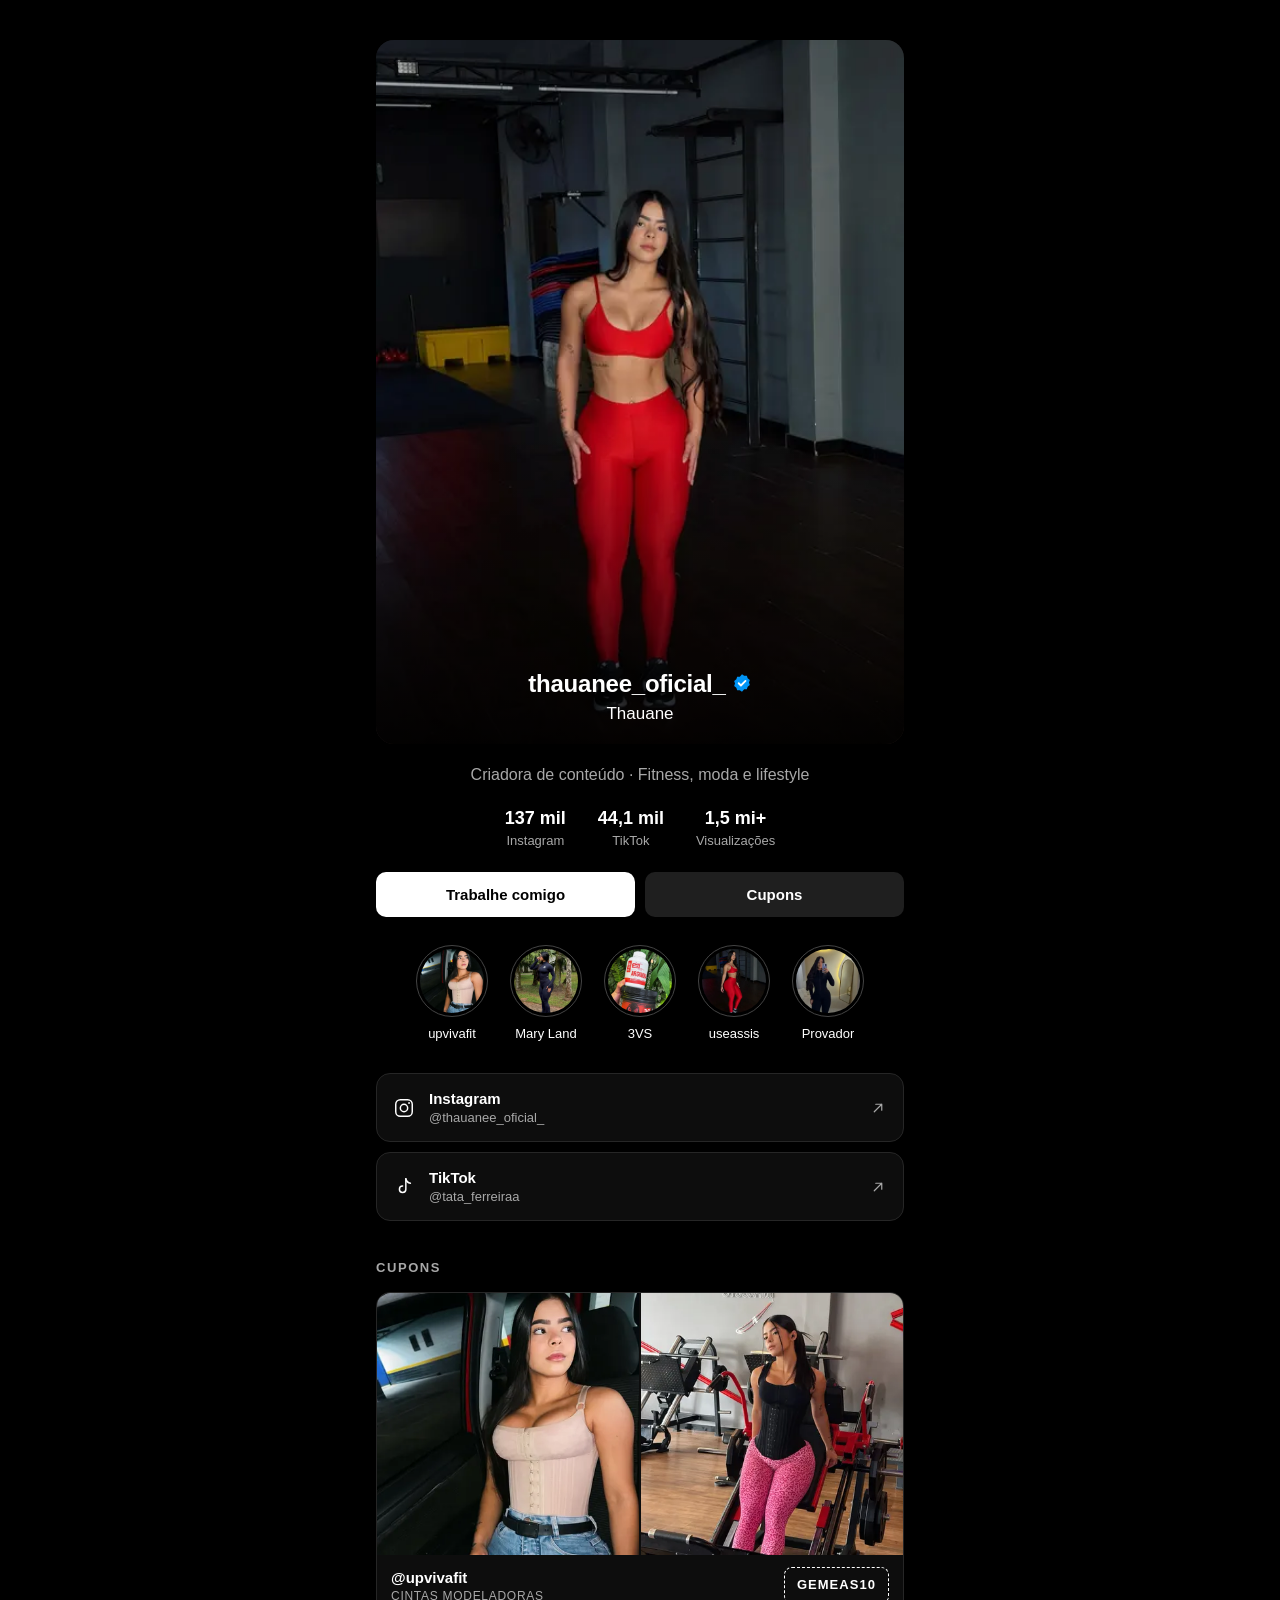
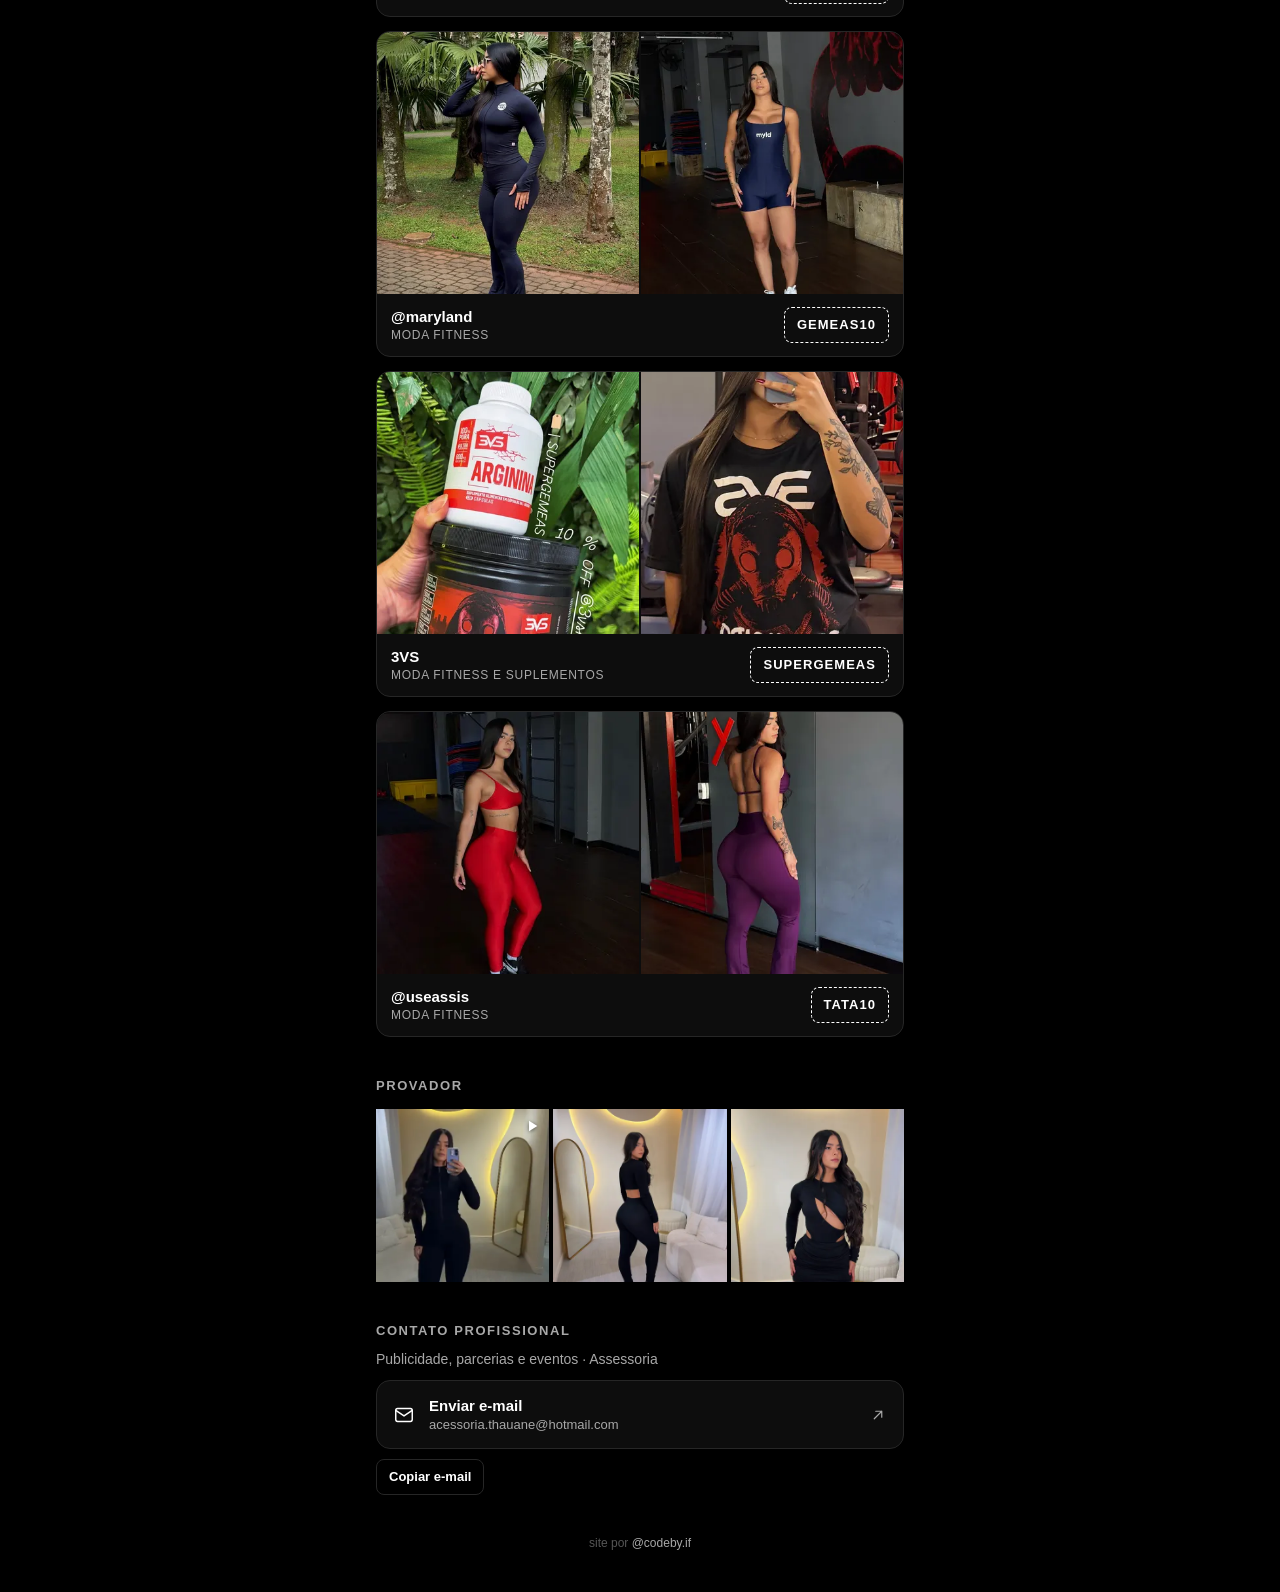
<file: index.html>
<!doctype html>
<html lang="pt-BR">
<head>
  <meta charset="utf-8">
  <meta http-equiv="Content-Security-Policy" content="default-src 'none'; script-src 'self' https://static.cloudflareinsights.com; style-src 'self'; img-src 'self'; media-src 'self' blob:; connect-src 'self' https://cloudflareinsights.com; base-uri 'none'; form-action 'none'; upgrade-insecure-requests">
  <meta name="referrer" content="strict-origin-when-cross-origin">
  <meta name="viewport" content="width=device-width, initial-scale=1, viewport-fit=cover">
  <title>Thauane (@thauanee_oficial_)</title>
  <meta name="description" content="Thauane — criadora de conteúdo de fitness, moda e lifestyle. Cupons, provador e contato.">
  <meta name="theme-color" content="#000000">
  <meta property="og:type" content="profile">
  <meta property="og:title" content="Thauane (@thauanee_oficial_)">
  <meta property="og:description" content="Fitness, moda e lifestyle · Cupons, provador e contato.">
  <meta property="og:image" content="img/capa-960.jpg">
  <link rel="icon" href="img/avatar-160.webp" type="image/webp">
  <link rel="preload" as="image" imagesrcset="img/capa-480.webp 1x, img/capa-960.webp 2x" type="image/webp" fetchpriority="high">
  <link rel="stylesheet" href="assets/styles.css">
  <script defer src="assets/app.js"></script>
</head>
<body>
  <main class="page">

    <!-- ===== PERFIL / FOTO PRINCIPAL ===== -->
    <header class="profile">
      <div class="cover">
        <picture>
          <source srcset="img/capa-480.webp 1x, img/capa-960.webp 2x" type="image/webp">
          <img src="img/capa-960.jpg" width="480" height="640" alt="Thauane" fetchpriority="high">
        </picture>
        <div class="cover-text">
          <h1 class="handle">thauanee_oficial_
            <svg class="verified" viewBox="0 0 24 24" role="img" aria-label="Verificado"><path d="M12 1.5l2.6 1.9 3.2-.1 1 3.1 2.6 1.9-1 3.1 1 3.1-2.6 1.9-1 3.1-3.2-.1L12 22.5l-2.6-1.9-3.2.1-1-3.1-2.6-1.9 1-3.1-1-3.1 2.6-1.9 1-3.1 3.2.1z"/><path class="check" d="M8 12.3l2.7 2.7L16.2 9.5"/></svg>
          </h1>
          <p class="name">Thauane</p>
        </div>
      </div>
      <!-- TROQUE A BIO AQUI -->
      <p class="bio">Criadora de conteúdo · Fitness, moda e lifestyle</p>

      <ul class="stats">
        <li><strong>137 mil</strong><span>Instagram</span></li>
        <li><strong>44,1 mil</strong><span>TikTok</span></li>
        <li><strong>1,5 mi+</strong><span>Visualizações</span></li>
      </ul>

      <div class="actions">
        <a class="pill pill-primary" href="#contato">Trabalhe comigo</a>
        <a class="pill" href="#conteudo" data-tab-link="cupons">Cupons</a>
      </div>
    </header>

    <!-- ===== DESTAQUES ===== -->
    <nav class="highlights" aria-label="Destaques">
      <a href="#marca-upvivafit" data-tab-link="cupons"><img src="img/cinta-nude-400.webp" width="64" height="64" alt="" loading="lazy"><span>upvivafit</span></a>
      <a href="#marca-maryland" data-tab-link="cupons"><img src="img/maryland-400.webp" width="64" height="64" alt="" loading="lazy"><span>Mary Land</span></a>
      <a href="#marca-3vs" data-tab-link="cupons"><img src="img/3vs-produtos-400.webp" width="64" height="64" alt="" loading="lazy"><span>3VS</span></a>
      <a href="#marca-useassis" data-tab-link="cupons"><img src="img/vermelho-400.webp" width="64" height="64" alt="" loading="lazy"><span>useassis</span></a>
      <a href="#painel-provador"><img src="img/reel-400.webp" width="64" height="64" alt="" loading="lazy"><span>Provador</span></a>
    </nav>

    <!-- ===== LINKS ===== -->
    <section class="links" aria-label="Redes">
      <a class="link" href="https://www.instagram.com/thauanee_oficial_" target="_blank" rel="noopener noreferrer me">
        <svg viewBox="0 0 24 24" aria-hidden="true"><rect x="3" y="3" width="18" height="18" rx="5"/><circle cx="12" cy="12" r="4"/><circle class="dot" cx="17.5" cy="6.5" r="1"/></svg>
        <span><strong>Instagram</strong><small>@thauanee_oficial_</small></span>
        <svg class="arrow" viewBox="0 0 24 24" aria-hidden="true"><path d="M7 17L17 7M9 7h8v8"/></svg>
      </a>
      <a class="link" href="https://www.tiktok.com/@tata_ferreiraa" target="_blank" rel="noopener noreferrer me">
        <svg viewBox="0 0 24 24" aria-hidden="true"><path d="M14 3v11.5a3.5 3.5 0 1 1-3.5-3.5"/><path d="M14 3c.5 2.6 2.3 4.4 5 4.8"/></svg>
        <span><strong>TikTok</strong><small>@tata_ferreiraa</small></span>
        <svg class="arrow" viewBox="0 0 24 24" aria-hidden="true"><path d="M7 17L17 7M9 7h8v8"/></svg>
      </a>
    </section>

    <!-- ===== ABAS: CUPONS | PROVADOR ===== -->
    <section id="conteudo" class="content">

      <!-- PAINEL CUPONS — cada marca leva para a página de redirecionamento dela (ex.: upvivafit/) -->
      <div class="panel" id="painel-cupons">
        <h2 class="panel-title">Cupons</h2>
        <ul class="coupons">
          <li class="coupon" id="marca-upvivafit">
            <a class="coupon-photos" href="upvivafit/" data-go="GEMEAS10" aria-label="Ir para a loja upvivafit">
              <img src="img/cinta-nude-400.webp" width="400" height="400" alt="" loading="lazy">
              <img src="img/cinta-preta-400.webp" width="400" height="400" alt="" loading="lazy">
            </a>
            <div class="coupon-row">
              <a class="brand" href="upvivafit/" data-go="GEMEAS10">@upvivafit<small>Cintas modeladoras</small></a>
              <button class="code" type="button" data-copy="GEMEAS10" aria-label="Copiar cupom GEMEAS10">GEMEAS10</button>
            </div>
          </li>
          <li class="coupon" id="marca-maryland">
            <a class="coupon-photos" href="maryland/" data-go="GEMEAS10" aria-label="Ir para a loja Mary Land">
              <img src="img/maryland-400.webp" width="400" height="400" alt="" loading="lazy">
              <img src="img/myld-400.webp" width="400" height="400" alt="" loading="lazy">
            </a>
            <div class="coupon-row">
              <a class="brand" href="maryland/" data-go="GEMEAS10">@maryland<small>Moda fitness</small></a>
              <button class="code" type="button" data-copy="GEMEAS10" aria-label="Copiar cupom GEMEAS10">GEMEAS10</button>
            </div>
          </li>
          <li class="coupon" id="marca-3vs">
            <a class="coupon-photos" href="3vs/" data-go="SUPERGEMEAS" aria-label="Ir para a loja 3VS">
              <img src="img/3vs-produtos-400.webp" width="400" height="400" alt="" loading="lazy">
              <img src="img/3vs-camiseta-400.webp" width="400" height="400" alt="" loading="lazy">
            </a>
            <div class="coupon-row">
              <a class="brand" href="3vs/" data-go="SUPERGEMEAS">3VS<small>Moda fitness e suplementos</small></a>
              <button class="code" type="button" data-copy="SUPERGEMEAS" aria-label="Copiar cupom SUPERGEMEAS">SUPERGEMEAS</button>
            </div>
          </li>
          <li class="coupon" id="marca-useassis">
            <a class="coupon-photos" href="useassis/" data-go="TATA10" aria-label="Ir para a loja useassis">
              <img src="img/vermelho-400.webp" width="400" height="400" alt="" loading="lazy">
              <img src="img/roxo-400.webp" width="400" height="400" alt="" loading="lazy">
            </a>
            <div class="coupon-row">
              <a class="brand" href="useassis/" data-go="TATA10">@useassis<small>Moda fitness</small></a>
              <button class="code" type="button" data-copy="TATA10" aria-label="Copiar cupom TATA10">TATA10</button>
            </div>
          </li>
        </ul>
      </div>

      <!-- PAINEL PROVADOR -->
      <div class="panel" id="painel-provador">
        <h2 class="panel-title">Provador</h2>
        <div class="grid">
          <button class="post" data-video="img/reel.mp4" data-poster="img/reel-poster.jpg" data-caption="Provador ✦ conjunto canelado" aria-label="Abrir vídeo do provador">
            <picture><source srcset="img/reel-400.webp" type="image/webp"><img src="img/reel-400.jpg" alt="" width="400" height="400" loading="lazy"></picture>
            <svg class="badge" viewBox="0 0 24 24" aria-hidden="true"><path d="M8 5v14l11-7z"/></svg>
          </button>
          <button class="post" data-full="look-preto" data-caption="Provador ✦ conjunto canelado preto" aria-label="Abrir foto 2 do provador">
            <picture><source srcset="img/look-preto-400.webp 1x, img/look-preto-800.webp 2x" type="image/webp"><img src="img/look-preto-400.jpg" alt="" width="400" height="400" loading="lazy"></picture>
          </button>
          <button class="post" data-full="vestido-preto" data-caption="Provador ✦ look preto com recortes" aria-label="Abrir foto 3 do provador">
            <picture><source srcset="img/vestido-preto-400.webp 1x, img/vestido-preto-800.webp 2x" type="image/webp"><img src="img/vestido-preto-400.jpg" alt="" width="400" height="400" loading="lazy"></picture>
          </button>
        </div>
      </div>
    </section>

    <!-- ===== CONTATO ===== -->
    <section id="contato" class="section contact" aria-labelledby="t-contato">
      <h2 id="t-contato">Contato profissional</h2>
      <p class="muted">Publicidade, parcerias e eventos · Assessoria</p>
      <a class="link" href="mailto:acessoria.thauane@hotmail.com?subject=Parceria%20com%20Thauane">
        <svg viewBox="0 0 24 24" aria-hidden="true"><rect x="3" y="5" width="18" height="14" rx="2"/><path d="M3 7l9 6 9-6"/></svg>
        <span><strong>Enviar e-mail</strong><small>acessoria.thauane@hotmail.com</small></span>
        <svg class="arrow" viewBox="0 0 24 24" aria-hidden="true"><path d="M7 17L17 7M9 7h8v8"/></svg>
      </a>
      <button class="copy-mail" type="button" data-copy="acessoria.thauane@hotmail.com">Copiar e-mail</button>
    </section>

    <footer class="credit">site por <a href="https://www.instagram.com/codeby.if" target="_blank" rel="noopener noreferrer">@codeby.if</a></footer>
  </main>

  <!-- ===== MODAL (post aberto) ===== -->
  <div class="modal" id="modal" role="dialog" aria-modal="true" aria-label="Publicação" hidden>
    <div class="modal-box">
      <header class="modal-head">
        <img src="img/avatar-160.webp" alt="" width="32" height="32">
        <strong>thauanee_oficial_</strong>
        <button class="icon-btn close" type="button" aria-label="Fechar"><svg viewBox="0 0 24 24"><path d="M6 6l12 12M18 6L6 18"/></svg></button>
      </header>
      <div class="modal-media" id="modal-media"></div>
      <footer class="modal-foot">
        <p><strong>thauanee_oficial_</strong> <span id="modal-caption"></span></p>
        <span class="counter" id="modal-count"></span>
      </footer>
    </div>
    <button class="icon-btn nav prev" type="button" aria-label="Anterior"><svg viewBox="0 0 24 24"><path d="M15 5l-7 7 7 7"/></svg></button>
    <button class="icon-btn nav next" type="button" aria-label="Próxima"><svg viewBox="0 0 24 24"><path d="M9 5l7 7-7 7"/></svg></button>
  </div>

  <p class="toast" role="status" aria-live="polite"></p>
  <!-- Cloudflare Web Analytics: cole o script aqui, logo acima do </body> (já liberado no Content-Security-Policy) -->
</body>
</html>
</file>
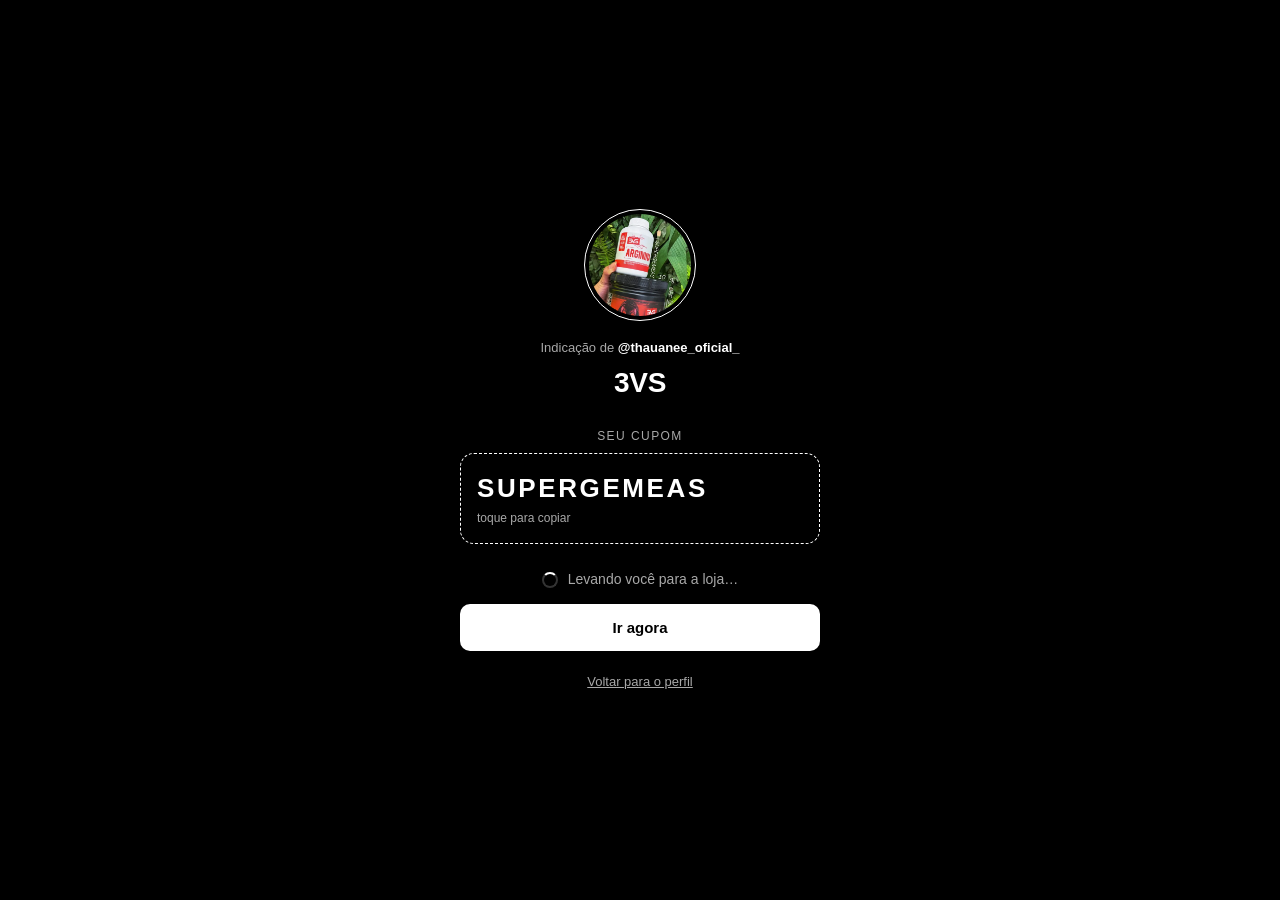
<file: 3vs/index.html>
<!doctype html>
<html lang="pt-BR">
<head>
  <meta charset="utf-8">
  <meta http-equiv="Content-Security-Policy" content="default-src 'none'; script-src 'self' https://static.cloudflareinsights.com; style-src 'self'; img-src 'self'; connect-src https://cloudflareinsights.com; base-uri 'none'; form-action 'none'">
  <meta name="viewport" content="width=device-width, initial-scale=1, viewport-fit=cover">
  <meta name="robots" content="noindex">
  <!-- ===== DESTINO DA MARCA: troque o link nas DUAS linhas marcadas com DESTINO ===== -->
  <meta http-equiv="refresh" content="3; url=https://3vsnutrition.com.br"><!-- DESTINO -->
  <title>3VS · cupom SUPERGEMEAS · Thauane</title>
  <link rel="icon" href="../img/avatar-160.webp" type="image/webp">
  <link rel="stylesheet" href="../assets/go.css">
  <script defer src="../assets/go.js"></script>
</head>
<body>
  <main class="go">
    <img class="go-photo" src="../img/3vs-produtos-400.webp" width="400" height="400" alt="">
    <p class="go-from">Indicação de <strong>@thauanee_oficial_</strong></p>
    <h1>3VS</h1>
    <p class="go-label">Seu cupom</p>
    <button class="go-code" type="button" data-copy="SUPERGEMEAS">SUPERGEMEAS<span>toque para copiar</span></button>
    <p class="go-status"><span class="spin" aria-hidden="true"></span>Levando você para a loja…</p>
    <a class="go-btn" href="https://3vsnutrition.com.br" rel="noopener noreferrer">Ir agora</a><!-- DESTINO -->
    <a class="go-back" href="../">Voltar para o perfil</a>
  </main>
  <p class="toast" role="status" aria-live="polite"></p>
</body>
</html>
</file>
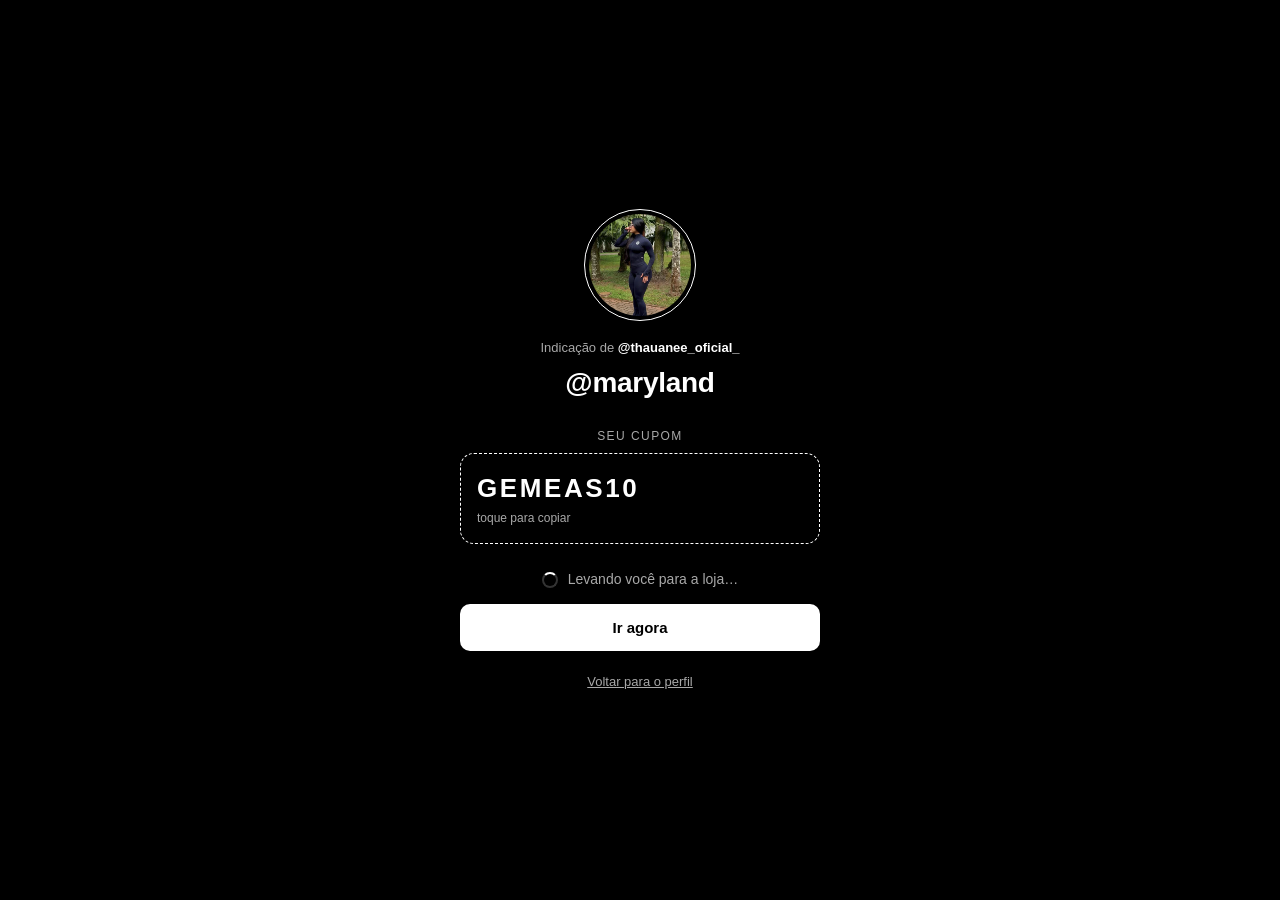
<file: maryland/index.html>
<!doctype html>
<html lang="pt-BR">
<head>
  <meta charset="utf-8">
  <meta http-equiv="Content-Security-Policy" content="default-src 'none'; script-src 'self' https://static.cloudflareinsights.com; style-src 'self'; img-src 'self'; connect-src https://cloudflareinsights.com; base-uri 'none'; form-action 'none'">
  <meta name="viewport" content="width=device-width, initial-scale=1, viewport-fit=cover">
  <meta name="robots" content="noindex">
  <!-- ===== DESTINO DA MARCA: troque o link nas DUAS linhas marcadas com DESTINO ===== -->
  <meta http-equiv="refresh" content="3; url=https://www.marylandmodas.com.br"><!-- DESTINO -->
  <title>@maryland · cupom GEMEAS10 · Thauane</title>
  <link rel="icon" href="../img/avatar-160.webp" type="image/webp">
  <link rel="stylesheet" href="../assets/go.css">
  <script defer src="../assets/go.js"></script>
</head>
<body>
  <main class="go">
    <img class="go-photo" src="../img/maryland-400.webp" width="400" height="400" alt="">
    <p class="go-from">Indicação de <strong>@thauanee_oficial_</strong></p>
    <h1>@maryland</h1>
    <p class="go-label">Seu cupom</p>
    <button class="go-code" type="button" data-copy="GEMEAS10">GEMEAS10<span>toque para copiar</span></button>
    <p class="go-status"><span class="spin" aria-hidden="true"></span>Levando você para a loja…</p>
    <a class="go-btn" href="https://www.marylandmodas.com.br" rel="noopener noreferrer">Ir agora</a><!-- DESTINO -->
    <a class="go-back" href="../">Voltar para o perfil</a>
  </main>
  <p class="toast" role="status" aria-live="polite"></p>
</body>
</html>
</file>
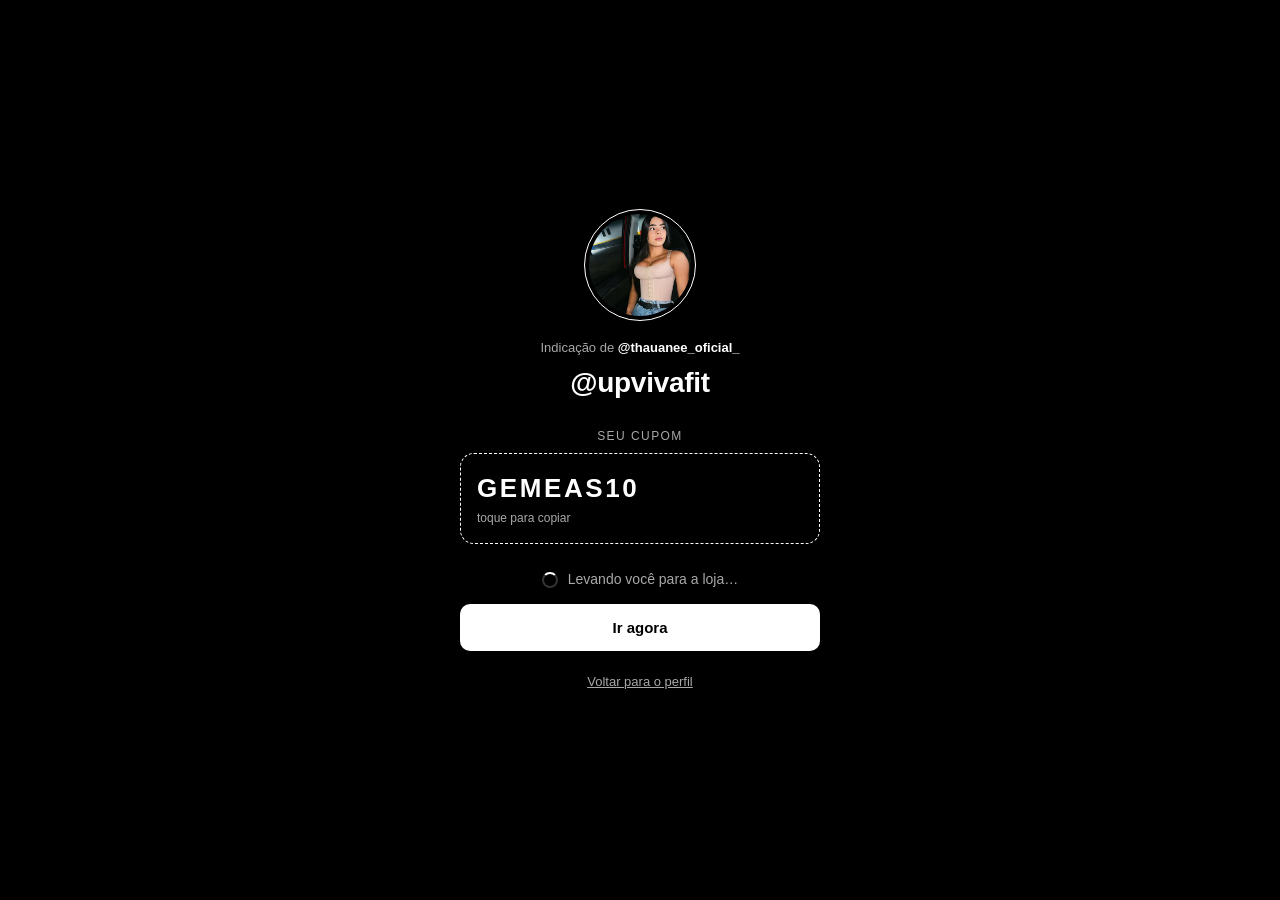
<file: upvivafit/index.html>
<!doctype html>
<html lang="pt-BR">
<head>
  <meta charset="utf-8">
  <meta http-equiv="Content-Security-Policy" content="default-src 'none'; script-src 'self' https://static.cloudflareinsights.com; style-src 'self'; img-src 'self'; connect-src https://cloudflareinsights.com; base-uri 'none'; form-action 'none'">
  <meta name="viewport" content="width=device-width, initial-scale=1, viewport-fit=cover">
  <meta name="robots" content="noindex">
  <!-- ===== DESTINO DA MARCA: troque o link nas DUAS linhas marcadas com DESTINO ===== -->
  <meta http-equiv="refresh" content="3; url=https://upvivafit.com.br"><!-- DESTINO -->
  <title>@upvivafit · cupom GEMEAS10 · Thauane</title>
  <link rel="icon" href="../img/avatar-160.webp" type="image/webp">
  <link rel="stylesheet" href="../assets/go.css">
  <script defer src="../assets/go.js"></script>
</head>
<body>
  <main class="go">
    <img class="go-photo" src="../img/cinta-nude-400.webp" width="400" height="400" alt="">
    <p class="go-from">Indicação de <strong>@thauanee_oficial_</strong></p>
    <h1>@upvivafit</h1>
    <p class="go-label">Seu cupom</p>
    <button class="go-code" type="button" data-copy="GEMEAS10">GEMEAS10<span>toque para copiar</span></button>
    <p class="go-status"><span class="spin" aria-hidden="true"></span>Levando você para a loja…</p>
    <a class="go-btn" href="https://upvivafit.com.br" rel="noopener noreferrer">Ir agora</a><!-- DESTINO -->
    <a class="go-back" href="../">Voltar para o perfil</a>
  </main>
  <p class="toast" role="status" aria-live="polite"></p>
</body>
</html>
</file>
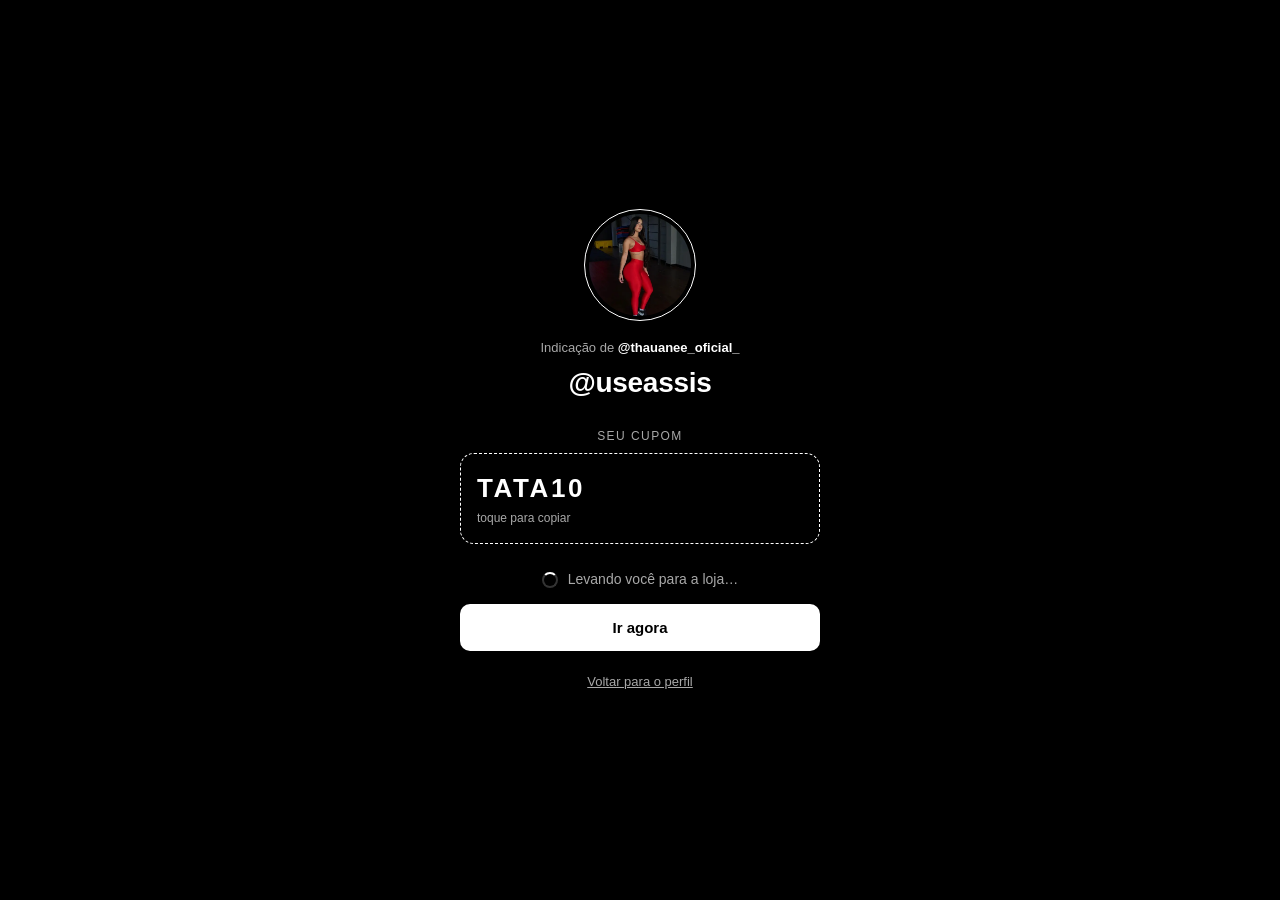
<file: useassis/index.html>
<!doctype html>
<html lang="pt-BR">
<head>
  <meta charset="utf-8">
  <meta http-equiv="Content-Security-Policy" content="default-src 'none'; script-src 'self' https://static.cloudflareinsights.com; style-src 'self'; img-src 'self'; connect-src https://cloudflareinsights.com; base-uri 'none'; form-action 'none'">
  <meta name="viewport" content="width=device-width, initial-scale=1, viewport-fit=cover">
  <meta name="robots" content="noindex">
  <!-- ===== DESTINO DA MARCA: troque o link nas DUAS linhas marcadas com DESTINO ===== -->
  <meta http-equiv="refresh" content="3; url=https://www.instagram.com/assisfitnesswear/"><!-- DESTINO -->
  <title>@useassis · cupom TATA10 · Thauane</title>
  <link rel="icon" href="../img/avatar-160.webp" type="image/webp">
  <link rel="stylesheet" href="../assets/go.css">
  <script defer src="../assets/go.js"></script>
</head>
<body>
  <main class="go">
    <img class="go-photo" src="../img/vermelho-400.webp" width="400" height="400" alt="">
    <p class="go-from">Indicação de <strong>@thauanee_oficial_</strong></p>
    <h1>@useassis</h1>
    <p class="go-label">Seu cupom</p>
    <button class="go-code" type="button" data-copy="TATA10">TATA10<span>toque para copiar</span></button>
    <p class="go-status"><span class="spin" aria-hidden="true"></span>Levando você para a loja…</p>
    <a class="go-btn" href="https://www.instagram.com/assisfitnesswear/" rel="noopener noreferrer">Ir agora</a><!-- DESTINO -->
    <a class="go-back" href="../">Voltar para o perfil</a>
  </main>
  <p class="toast" role="status" aria-live="polite"></p>
</body>
</html>
</file>
<file: assets/styles.css>
:root{
  --bg:#000;--fg:#fff;--muted:#a8a8a8;--line:#262626;--card:#0d0d0d;--hover:#1a1a1a;--blue:#0095f6;
  --font:-apple-system,BlinkMacSystemFont,"SF Pro Text","Inter","Helvetica Neue",Helvetica,Arial,sans-serif;
}
*{box-sizing:border-box;margin:0;padding:0}
html{scroll-behavior:smooth;-webkit-text-size-adjust:100%}
body{background:var(--bg);color:var(--fg);font:15px/1.4 var(--font);-webkit-font-smoothing:antialiased;min-height:100vh}
a{color:inherit;text-decoration:none}
button{font:inherit;color:inherit;background:none;border:0;cursor:pointer}
img{display:block;max-width:100%}
svg{width:22px;height:22px;fill:none;stroke:currentColor;stroke-width:1.6;stroke-linecap:round;stroke-linejoin:round;flex:none}
:focus-visible{outline:2px solid var(--fg);outline-offset:2px}
[hidden]{display:none!important}

.page{max-width:560px;margin:0 auto;padding:max(24px,env(safe-area-inset-top)) 16px 40px}
@keyframes fade{from{opacity:0;transform:translateY(8px)}to{opacity:1;transform:none}}
.page>*{animation:fade .7s ease both}
.page>*:nth-child(2){animation-delay:.1s}.page>*:nth-child(3){animation-delay:.18s}
.page>*:nth-child(4){animation-delay:.26s}.page>*:nth-child(5){animation-delay:.34s}

/* Perfil — foto principal */
.profile{text-align:center}
.cover{position:relative;border-radius:18px;overflow:hidden;aspect-ratio:3/4;background:#111}
.cover img{width:100%;height:100%;object-fit:cover;object-position:center 30%}
.cover::after{content:"";position:absolute;inset:auto 0 0;height:45%;background:linear-gradient(to top,rgba(0,0,0,.9),rgba(0,0,0,.35) 55%,transparent)}
.cover-text{position:absolute;left:0;right:0;bottom:18px;z-index:1}
.handle{font-size:24px;font-weight:600;letter-spacing:-.01em;display:inline-flex;align-items:center;gap:6px;word-break:break-all}
.verified{width:20px;height:20px;fill:var(--blue);stroke:none}
.verified .check{fill:none;stroke:#fff;stroke-width:2.2}
.name{font-size:17px;margin-top:2px}
.bio{color:var(--muted);font-size:16px;margin-top:20px}
.stats{list-style:none;display:flex;justify-content:center;gap:32px;margin-top:20px}
.stats li{display:flex;flex-direction:column;align-items:center}
.stats strong{font-size:18px;font-weight:600}
.stats span{color:var(--muted);font-size:13px}
.actions{display:grid;grid-template-columns:1fr 1fr;gap:10px;margin-top:22px}
.pill{display:block;padding:12px;border-radius:10px;font-weight:600;font-size:15px;background:#1f1f1f;transition:background .2s}
.pill:hover{background:#2a2a2a}
.pill-primary{background:var(--fg);color:var(--bg)}
.pill-primary:hover{background:#e3e3e3}

/* Destaques */
.highlights{display:flex;gap:10px;overflow-x:auto;scrollbar-width:none;margin:26px -16px 0;padding:2px 16px 4px;justify-content:safe center}
.highlights::-webkit-scrollbar{display:none}
.highlights a{display:flex;flex-direction:column;align-items:center;gap:8px;font-size:12px;flex:none;width:64px}
.highlights img{width:62px;height:62px;border-radius:50%;object-fit:cover;padding:3px;border:1px solid #444;background:var(--bg);transition:border-color .2s,transform .2s}
.highlights a:hover img{border-color:#fff;transform:scale(1.05)}
.highlights span{white-space:nowrap;overflow:hidden;text-overflow:ellipsis;max-width:100%}

/* Links */
.links,.contact{display:grid;gap:10px;margin-top:26px}
.link{display:flex;align-items:center;gap:14px;padding:14px 16px;border:1px solid var(--line);border-radius:14px;background:var(--card);transition:border-color .2s,background .2s,transform .2s}
.link:hover{border-color:#fff;background:var(--hover);transform:translateY(-1px)}
.link span{display:flex;flex-direction:column;flex:1;min-width:0;text-align:left}
.link strong{font-weight:600}
.link small{color:var(--muted);font-size:13px;overflow:hidden;text-overflow:ellipsis}
.link .dot{fill:currentColor;stroke:none}
.link .arrow{width:18px;height:18px;color:var(--muted)}

/* Abas */
.content{margin:34px -16px 0;scroll-margin-top:12px}
.tabs{display:flex;justify-content:center;gap:48px;border-top:1px solid var(--line)}
.tab{display:flex;align-items:center;gap:6px;padding:14px 0;margin-top:-1px;border-top:1px solid transparent;font-size:12px;font-weight:600;letter-spacing:.1em;text-transform:uppercase;color:var(--muted);transition:color .2s}
.tab svg{width:15px;height:15px}
.tab.active{color:var(--fg);border-top-color:var(--fg)}
.panel{animation:fade .4s ease both}
#painel-cupons{padding:4px 16px 0}

/* Cupons */
.coupons{list-style:none;display:grid;gap:14px}
.coupon{border:1px solid var(--line);border-radius:14px;overflow:hidden;background:var(--card);scroll-margin-top:16px}
.coupon-photos{display:grid;grid-template-columns:1fr 1fr;gap:2px;overflow:hidden}
.coupon-photos.single{grid-template-columns:1fr}
.coupon-photos img{width:100%;height:auto;aspect-ratio:1;object-fit:cover;transition:transform .5s ease}
.coupon-photos.single img{aspect-ratio:4/3;object-position:center 30%}
.coupon-photos:hover img{transform:scale(1.04)}
.coupon-row{display:flex;align-items:center;justify-content:space-between;gap:12px;padding:12px 14px}
.brand{font-weight:600;display:flex;flex-direction:column}
.brand small{color:var(--muted);font-weight:400;font-size:12px;text-transform:uppercase;letter-spacing:.06em}
.code,.copy-mail{border:1px dashed #fff;border-radius:8px;padding:8px 12px;font-weight:600;font-size:13px;letter-spacing:.08em;transition:background .2s,color .2s;white-space:nowrap}
.code:hover,.copy-mail:hover{background:#fff;color:#000}
.copy-mail{justify-self:start;letter-spacing:0;border-style:solid;border-color:var(--line)}

/* Provador */
.grid{display:grid;grid-template-columns:repeat(3,1fr);gap:2px}
.post{position:relative;aspect-ratio:1;overflow:hidden;background:#111}
.post img{width:100%;height:100%;object-fit:cover;transition:transform .5s ease}
.post::after{content:"";position:absolute;inset:0;background:#fff;opacity:0;transition:opacity .3s}
.post:hover img{transform:scale(1.05)}
.post:hover::after{opacity:.08}
.badge{position:absolute;top:8px;right:8px;width:18px;height:18px;fill:#fff;stroke:none;filter:drop-shadow(0 1px 2px rgba(0,0,0,.6));z-index:1}

.section{margin-top:40px}
.section h2{font-size:13px;font-weight:600;letter-spacing:.12em;text-transform:uppercase;color:var(--muted)}
.muted{color:var(--muted);font-size:14px}
.credit{text-align:center;color:#555;font-size:12px;margin-top:40px}
.credit a{color:var(--muted)}

/* Modal */
.modal{position:fixed;inset:0;z-index:50;background:rgba(0,0,0,.92);display:flex;align-items:center;justify-content:center;padding:16px;opacity:0;transition:opacity .25s}
.modal.open{opacity:1}
.modal-box{width:min(100%,460px);max-height:100%;display:flex;flex-direction:column;background:#000;border:1px solid var(--line);border-radius:12px;overflow:hidden;transform:scale(.97);transition:transform .25s}
.modal.open .modal-box{transform:none}
.modal-head{display:flex;align-items:center;gap:10px;padding:10px 12px;border-bottom:1px solid var(--line);font-size:14px}
.modal-head img{width:32px;height:32px;border-radius:50%;object-fit:cover}
.modal-head strong{flex:1}
.modal-media{display:flex;align-items:center;justify-content:center;min-height:0;flex:1}
.modal-media img,.modal-media video{width:100%;max-height:calc(100vh - 170px);object-fit:contain;animation:fade .3s ease}
.modal-foot{display:flex;justify-content:space-between;gap:12px;padding:12px 14px;font-size:14px;border-top:1px solid var(--line)}
.counter{color:var(--muted);font-size:12px;white-space:nowrap}
.icon-btn{display:grid;place-items:center;width:36px;height:36px;border-radius:50%;transition:background .2s}
.icon-btn:hover{background:var(--hover)}
.nav{position:absolute;top:50%;transform:translateY(-50%);background:rgba(255,255,255,.12)}
.nav:hover{background:rgba(255,255,255,.25)}
.prev{left:max(10px,calc(50% - 290px))}.next{right:max(10px,calc(50% - 290px))}
@media (max-width:600px){.nav{display:none}}

.toast{position:fixed;left:50%;bottom:max(24px,env(safe-area-inset-bottom));transform:translate(-50%,20px);background:#fff;color:#000;font-weight:600;font-size:14px;padding:10px 18px;border-radius:999px;opacity:0;pointer-events:none;transition:opacity .25s,transform .25s;z-index:60}
.toast.show{opacity:1;transform:translate(-50%,0)}

@media (min-width:600px){
  .page{padding-top:40px}
  .content{margin-left:0;margin-right:0}
  #painel-cupons{padding-left:0;padding-right:0}
  .grid{gap:4px}
}
@media (prefers-reduced-motion:reduce){*,*::before,*::after{animation:none!important;transition:none!important}}
@media (min-width:600px){.highlights{gap:18px}.highlights a{width:76px;font-size:13px}.highlights img{width:72px;height:72px}}
.panel-title{font-size:13px;font-weight:600;letter-spacing:.12em;text-transform:uppercase;color:var(--muted);margin:0 0 14px}
#painel-provador{margin-top:40px;scroll-margin-top:16px}
#painel-provador .panel-title{padding:0 16px}
@media (min-width:600px){#painel-provador .panel-title{padding:0}}
</file>
<file: assets/go.css>
*{box-sizing:border-box;margin:0;padding:0}
body{background:#000;color:#fff;font:15px/1.4 -apple-system,BlinkMacSystemFont,"SF Pro Text","Inter","Helvetica Neue",Arial,sans-serif;-webkit-font-smoothing:antialiased;min-height:100vh;display:grid;place-items:center;padding:24px 16px}
button{font:inherit;color:inherit;background:none;border:0;cursor:pointer}
a{color:inherit}
.go{width:100%;max-width:360px;text-align:center;display:flex;flex-direction:column;align-items:center;animation:fade .6s ease both}
@keyframes fade{from{opacity:0;transform:translateY(8px)}to{opacity:1;transform:none}}
.go-photo{width:112px;height:112px;border-radius:50%;object-fit:cover;padding:4px;border:1px solid #fff}
.go-from{color:#a8a8a8;font-size:13px;margin-top:18px}
.go-from strong{color:#fff;font-weight:600}
h1{font-size:28px;font-weight:600;letter-spacing:-.01em;margin-top:6px}
.go-label{color:#a8a8a8;font-size:12px;letter-spacing:.12em;text-transform:uppercase;margin-top:26px}
.go-code{margin-top:8px;width:100%;border:1px dashed #fff;border-radius:14px;padding:16px;font-size:26px;font-weight:700;letter-spacing:.1em;display:flex;flex-direction:column;gap:4px;transition:background .2s,color .2s}
.go-code span{font-size:12px;font-weight:400;letter-spacing:0;color:#a8a8a8}
.go-code:hover{background:#fff;color:#000}
.go-code:hover span{color:#555}
.go-status{display:flex;align-items:center;justify-content:center;gap:10px;color:#a8a8a8;font-size:14px;margin-top:26px}
.spin{width:16px;height:16px;border:2px solid #333;border-top-color:#fff;border-radius:50%;animation:spin .8s linear infinite}
@keyframes spin{to{transform:rotate(360deg)}}
.go-btn{display:block;width:100%;margin-top:14px;padding:13px;border-radius:10px;background:#fff;color:#000;font-weight:600;text-decoration:none}
.go-back{margin-top:22px;color:#a8a8a8;font-size:13px}
.toast{position:fixed;left:50%;bottom:24px;transform:translate(-50%,20px);background:#fff;color:#000;font-weight:600;font-size:14px;padding:10px 18px;border-radius:999px;opacity:0;pointer-events:none;transition:opacity .25s,transform .25s}
.toast.show{opacity:1;transform:translate(-50%,0)}
@media (prefers-reduced-motion:reduce){*{animation:none!important;transition:none!important}}
</file>
